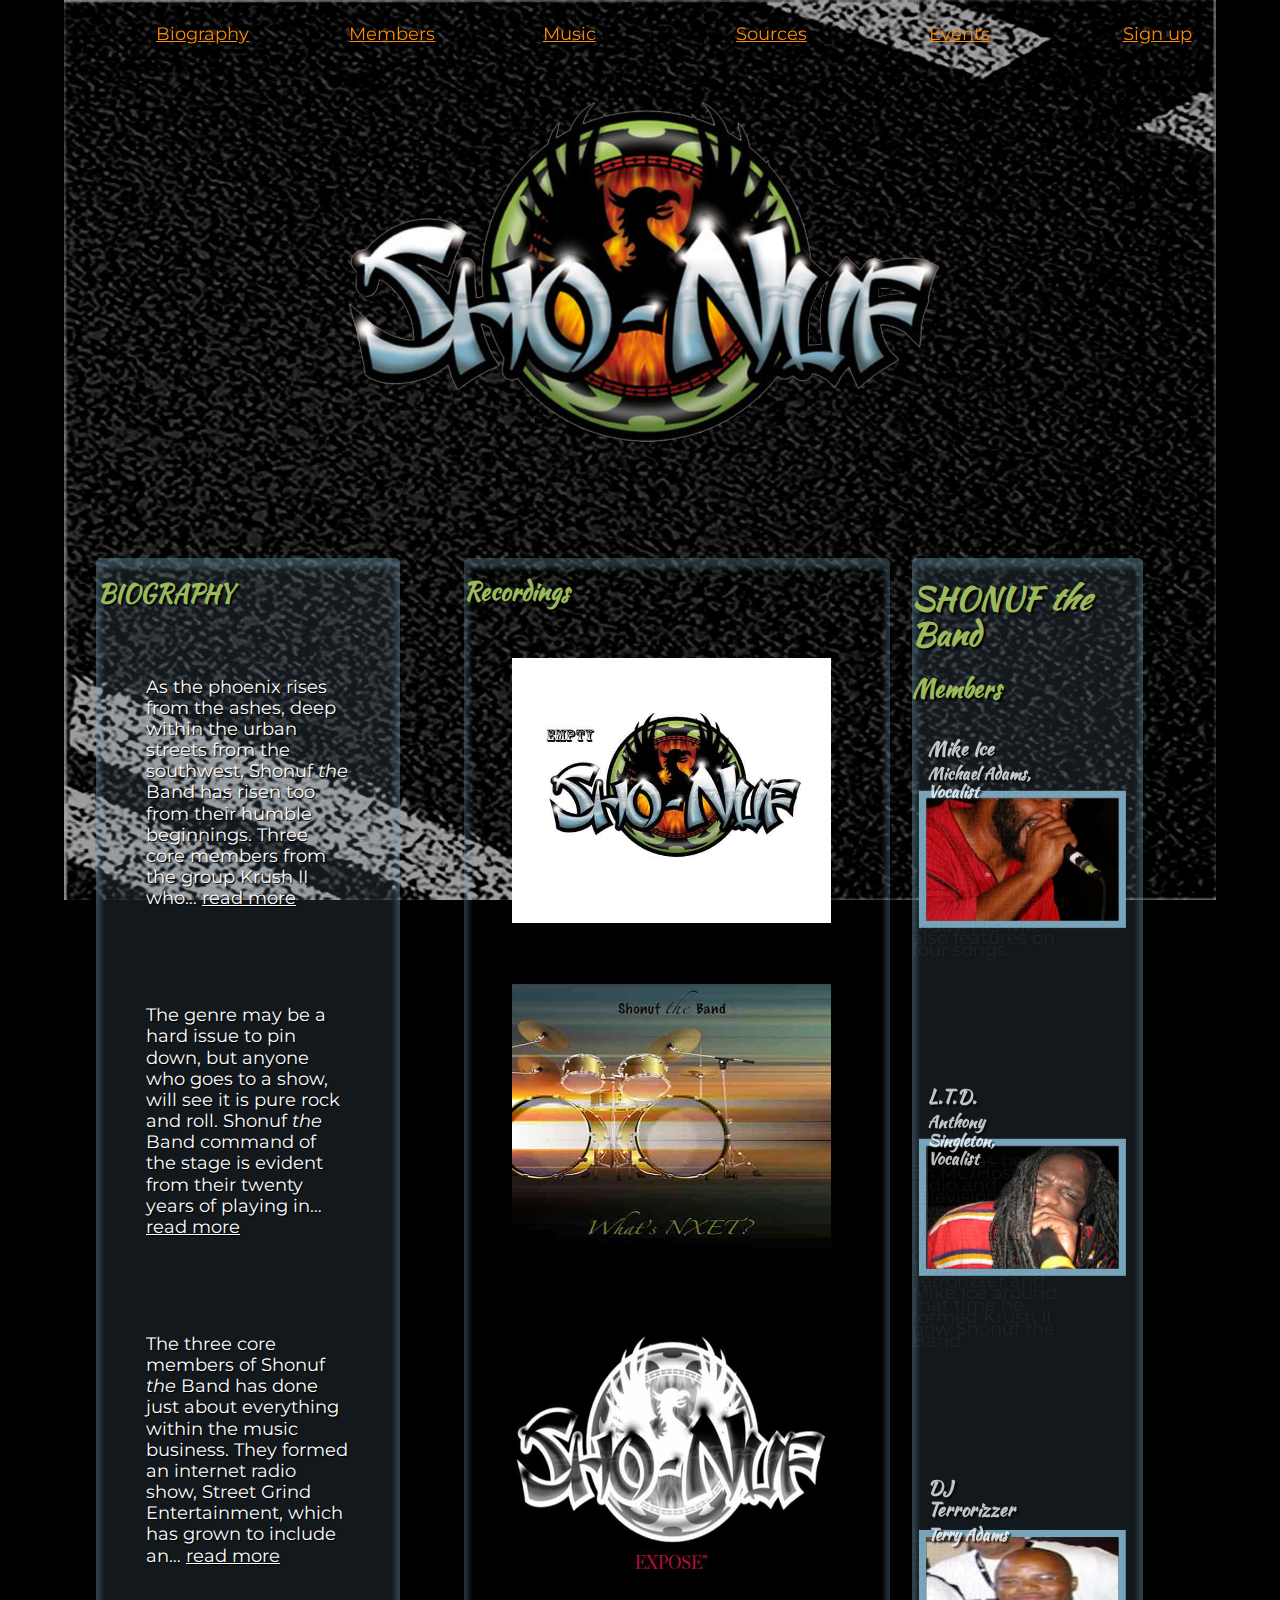
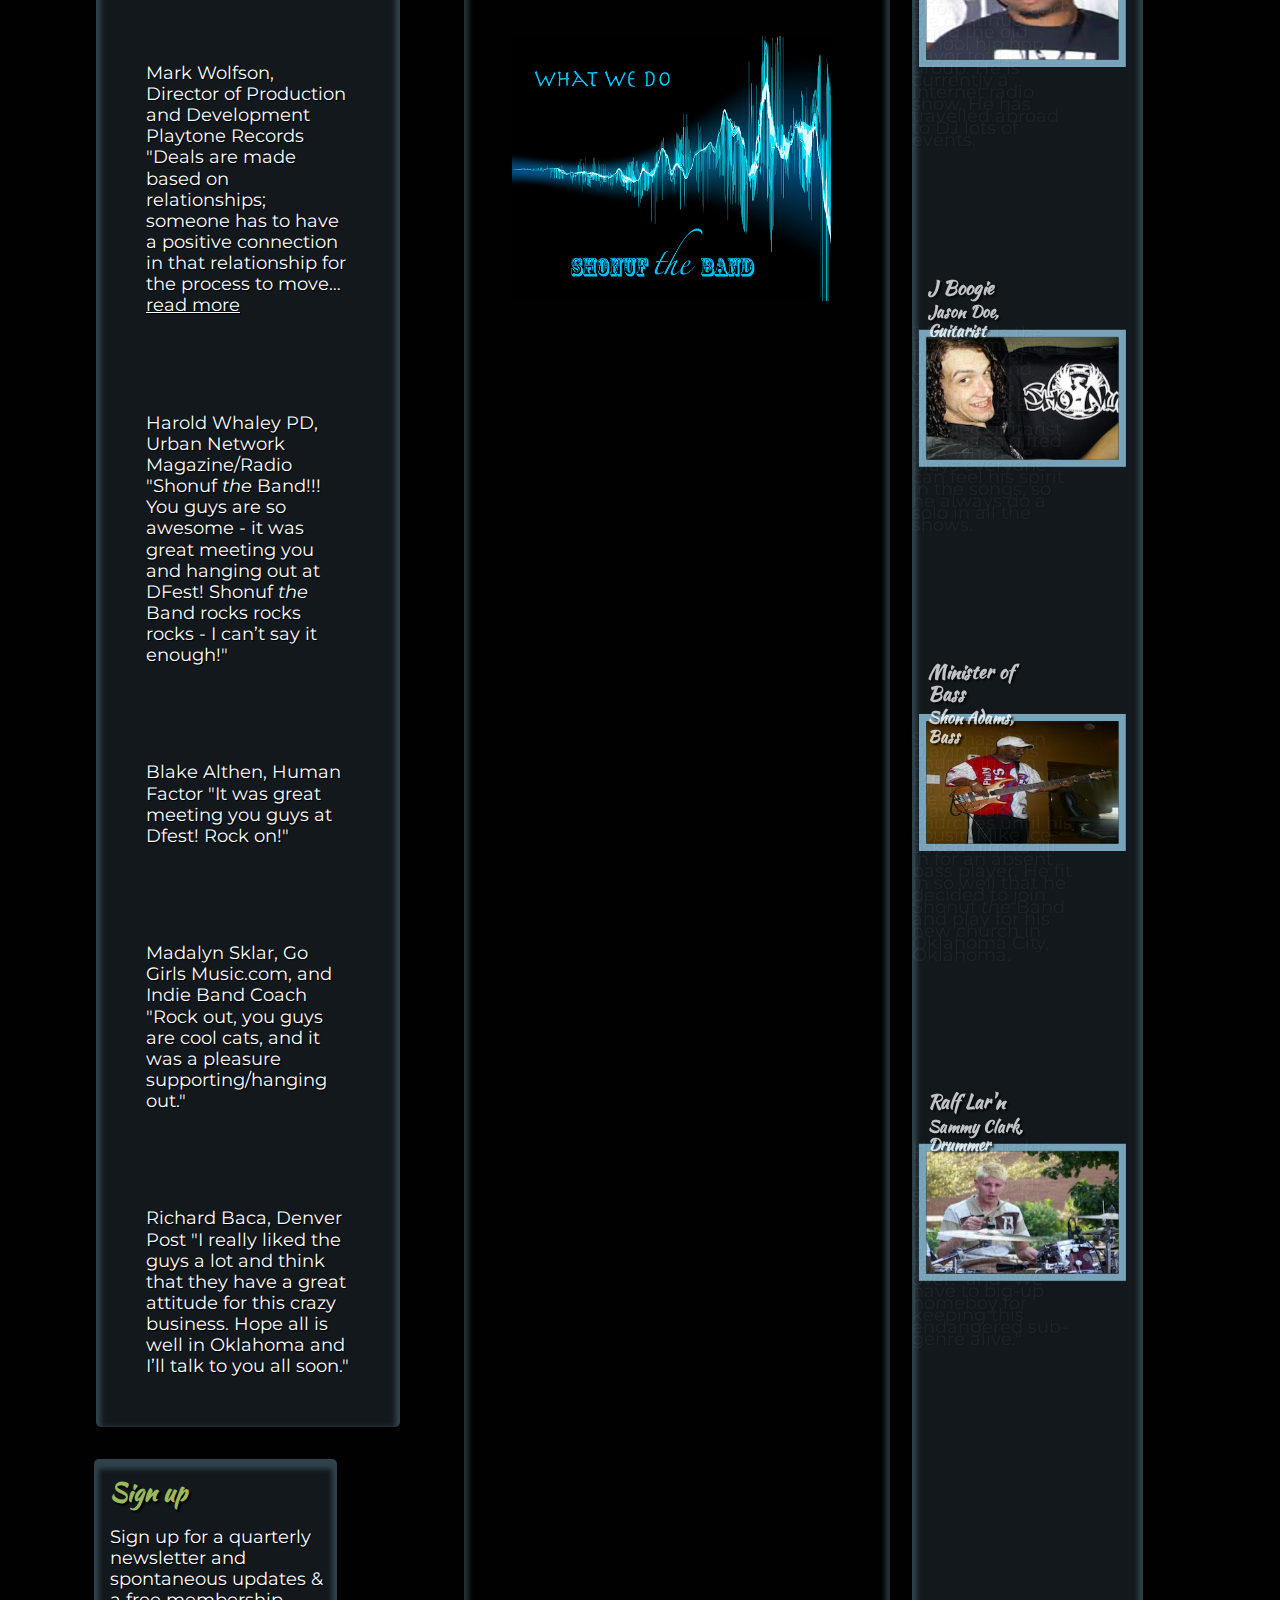
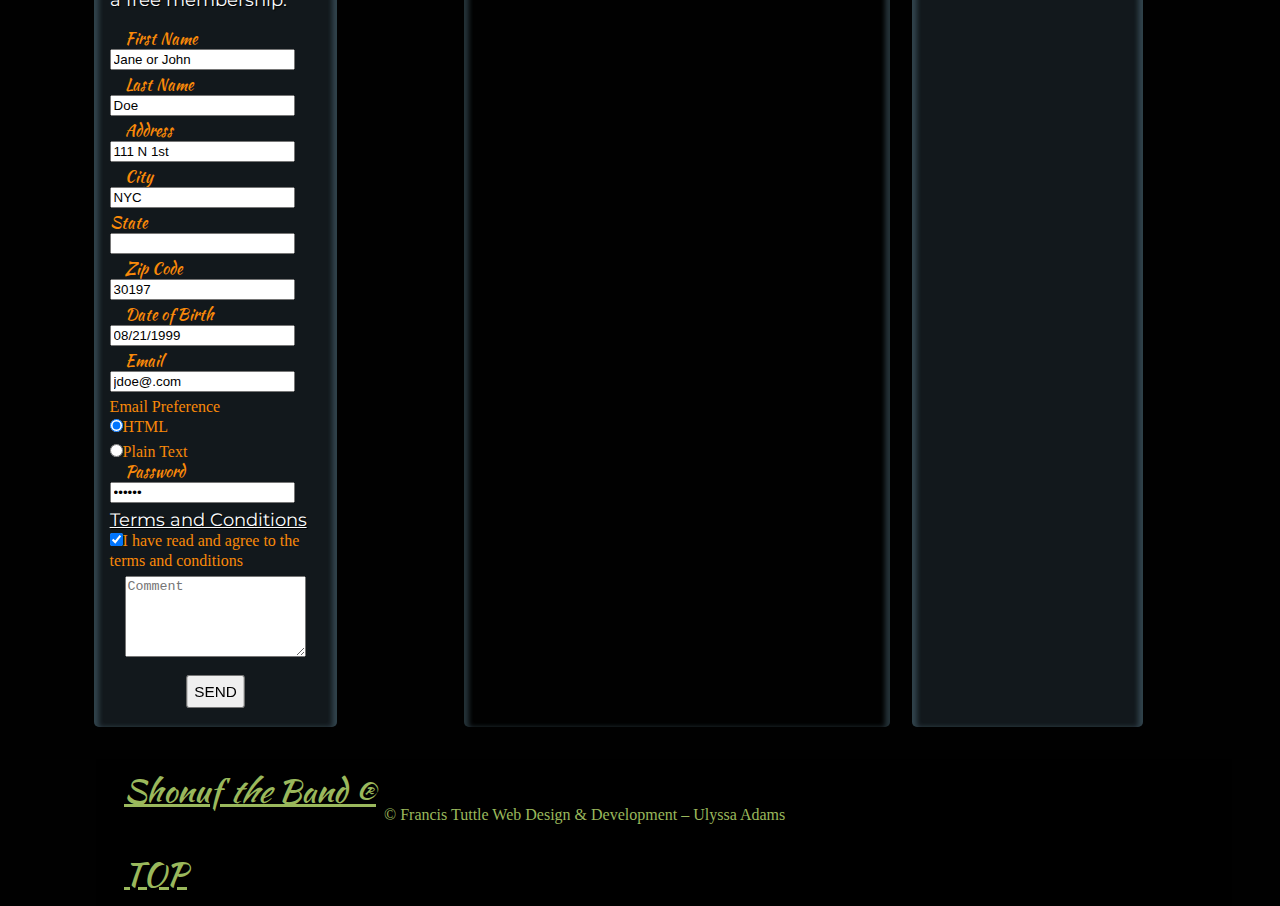
<file: index.html>
<!DOCTYPE HTML>
<html lang="en">
<head>
<meta charset="utf-8">
<title>Shonuf the Band</title>
<meta name="author" content="Ulyssa Adams, Jimmy Kenndey">
<link rel="stylesheet" type="text/css" href="css/normalize.css">
<link rel="stylesheet" type="text/css" href="css/styles.css">
<link href="https://fonts.googleapis.com/css?family=Kaushan+Script" rel="stylesheet">
<link href="https://fonts.googleapis.com/css?family=Montserrat:400,700" rel="stylesheet">
<script type="text/javascript" src="https://cdnjs.cloudflare.com/ajax/libs/jquery/2.1.3/jquery.min.js"></script>
<script type="text/javascript" src="js/expander.js"></script>
<script type="text/javascript" src="js/script.js"></script>
<script async src="https://static.addtoany.com/menu/page.js"></script>
</head>

<body>

<!--********************************************* NAV *****************************************************************-->
  <div id="btn-top" class="btn-group btn-group-justified" role="group" aria-label="...">
      <div class="btn-group" role="group">
        <ul class="nav nav-tabs nav-justified">
          <li><a class="btn btn-basic" href="#bio">Biography</a></li>
          <li><a class="btn btn-basic" href="#member">Members</a></li>
          <li><a class="btn btn-basic" href="#music">Music</a></li>
          <li><a class="btn btn-basic" href="sources.html">Sources</a></li>
          <li><a class="btn btn-basic" href="http://www.djtnyce.com/events">Events</a></li>
          <li><a class="btn btn-basic" href="#news">Sign up</a></li>
        </ul>
      </div><!-- button group -->
  </div><!-- button top -->

<!-- share -->
  <div class="a2a_kit a2a_kit_size_32 a2a_floating_style a2a_vertical_style" style="right:20px; top:100px; background: transparent;">
       <a class="a2a_button_facebook"></a>
       <a class="a2a_button_twitter"></a>
       <a class="a2a_button_google_plus"></a>
       <a class="a2a_button_pinterest"></a>
       <a class="a2a_button_linkedin"></a>
  </div><!-- Social Media -->

<!-- Featured Image -->
  <main class="clearfix container" id="main">
      <section class="biography container">
        <div class="row">
            <div class="col-lg-12 col-sm-12">
              <img class="logo" src="images/new-logo2.png" alt="shonuff">
            </div><!-- col -->
        </div><!-- row -->
      </section>
  </main>


<!--***************************************************** Biography ***********************************************-->
          <div class="row" id="bio">
            <div class="col-lg-12 col-sm-12">
                <h2>BIOGRAPHY</h2>
                <div class="item expandable expander">
                   <p>As the phoenix rises from the ashes, deep within the urban streets from the southwest, Shonuf <em>the</em> Band has risen too from their humble beginnings. Three core members from the group Krush II who quickly caught the eyes of RCA, Warner, and Immortal records, LTD, Mike Ice and DJ Terrorizzer evolved into a sound that sparks a fire of change. Shonuf <em>the</em> Band has combined the grittiness of rock, with the rawness of hip hop, their shows have crossed many ethnic boundaries. &quot;I see our band as a rock band, sure most are black, but our audiences are white, latinos, as well as black,&quot; L.T.D., said. &quot;No one cares about the color. They are there to rock and we provide the means.&quot; &quot;No matter where we have performed, either here in the United States or abroad, everyone has commented on the impact of our sound,&quot; DJ Terrorizzer says. &quot;It&#39;s something new, a mix of both old and new with a twist of our own sound, it is hard to describe.&quot;</p>

                   <p> The genre may be a hard issue to pin down, but anyone who goes to a show, will see it is pure rock and roll. Shonuf <em>the</em> Band command of the stage is evident from their twenty years of playing in front of live audiences. Concert goers actually walk away feeling energized and upbeat. &quot;It&#39;s a workout for sure,&quot; Mike Ice said. &quot;But more important we want our fans and audiences to get a show they won’t forget.&quot;</p>
               </div>
               <div class="item expandable expander" >
                  <p>The three core members of Shonuf <em>the</em> Band has done just about everything within the music business. They formed an internet radio show, Street Grind Entertainment, which has grown to include an international audience.
                  L.T.D. has hosted many big show events for Universal, RCA, Capitol and Death Row Records.He has also hosted events with Mike Epps, and a Super Bowl event. He has traveled throughout the United States, Europe, and Canada. After taking hip-hop to their maximum boundaries, these three visionaries soughtto bring about a change within the music scene. With a fresh mix of rock, reggae, and rap, they have introduced a live band. Preaching about the life from the streets that encompasses every mix of colors and creed, Shonuff <em>the</em> Band is the voice of the people. Their music is featured on many international internet radio stations, including their own sister production company, Street Grind Entertainment. No show leaves the audiences second guessing what Shonuff Nation is about, having a good time while rocking out. Gaining fans from throughout the nation with each show, Shonuf <em>the</em> Band has risen to be one of the top most diverse, new sounds ever. Shonuff Nation is more than a show; it&#39;s a living breathing experience awakening the masses What Others Are Saying About Shonuf <em>the</em> Band &quot;With heart, energy and catchy tunes Shonuf <em>the</em> Band will win you over.&quot;</p>

                  <p>Mark Wolfson, Director of Production and Development Playtone Records &quot;Deals are made based on relationships; someone has to have a positive connection in that relationship for the process to move forward. Shonuf <em>the</em> Band has the kind of appeal that will make harnessing those relationships a chinch. Shonuf <em>the</em> Band is a unique eclectic mix of vibes.&quot;</p>

                  <p>Harold Whaley PD, Urban Network Magazine/Radio &quot;Shonuf <em>the</em> Band!!! You guys are so awesome - it was great meeting you and hanging out at DFest! Shonuf <em>the</em> Band rocks rocks rocks - I can’t say it enough!&quot;</p>

                  <p>Blake Althen, Human Factor &quot;It was great meeting you guys at Dfest! Rock on!&quot;</p>
                  <p>Madalyn Sklar, Go Girls Music.com, and Indie Band Coach &quot;Rock out, you guys are cool cats, and it was a pleasure supporting/hanging out.&quot;</p>

                  <p>Richard Baca, Denver Post &quot;I really liked the guys a lot and think that they have a great attitude for this crazy business. Hope all is well in Oklahoma and I’ll talk to you all soon.&quot;</p>
                </div>
              </div>
            </div> <!-- bio --><!-- row -->

<!-- ***********************************members* -->


  <div class="row" id="members">
      <h1 id="member">SHONUF <em>the</em> Band</h1>
      <h2>Members</h2>

      <div class="col-sm-6 col-md-4">
        <a href="index.min.html" class="thumbnail">
          <img class="photo" src="images/optimized-mike.png" width="282" height="180" alt="shonuf">
        </a>
        <h3>Mike Ice</h3>
        <h4>Michael Adams, Vocalist</h4>
        <p>Mike Ice grew up in Oklahoma City with his brothers, T-Nyce and DJ Terrorizzer. After forming Krush II with family and friends, he helped evolve Shonuf <em>the</em> Band to what it is today. His wife also features on four songs.</p>
      </div><!-- col -->

      <div class="col-sm-6 col-md-4">
        <a href="index.min.html" class="thumbnail">
           <img class="photo" src="images/optimized-anthony.png" width="282" height="180" alt="shonuf">
        </a>
        <h3>L.T.D.</h3>
        <h4>Anthony Singleton, Vocalist</h4>
        <p>L.T.D. has been an MC/Host for radio and television for over twenty years. Born in Jackson, Mississippi he later moved to Oklahoma in 1974. He met DJ Terrorizzer and Mike Ice around that time he formed Krush II now Shonuf <em>the</em> Band.</p>
      </div>

      <div class="col-sm-6 col-md-4">
        <a href="index.min.html" class="thumbnail">
          <img class="photo" src="images/optimized-terry2.png" width="282" height="180" alt="shonuf">
        </a>
        <h3>DJ Terrorizzer</h3>
        <h4>Terry Adams</h4>
        <p>DJ Terrorizzer is one of three original members of Krush II that is now called Shonuf <em>the</em> Band. He continues to bring the old school hip hop flavor to the group. He is currently a internet radio show. He has travelled abroad to DJ lots of events.</p>
      </div><!-- col -->

      <div class="col-sm-6 col-md-4">
        <a href="index.min.html" class="thumbnail">
          <img class="photo" src="images/optimized-j_boogie.png" width="282" height="180" alt="shonuf">
        </a>
        <h3>J Boogie</h3>
        <h4>Jason Doe, Guitarist</h4>
        <p>J Boogie is the newest member from Denver, Colorado and youngest member of Shonuf <em>the</em> Band who&#39;s a left handed guitarist. He was so gifted that when he plays everyone can feel his spirit in the songs, so he always do a solo in all the shows.</p>
      </div><!-- col -->

      <div class="col-sm-6 col-md-4">
        <a href="index.min.html" class="thumbnail">
          <img class="photo" src="images/optimized-shawn.png" width="282" height="180" alt="shonuf">
        </a>
        <h3>Minister of Bass</h3>
        <h4>Shon Adams, Bass</h4>
        <p>Shon has been playing for his church in San Diego, California for many years. He&#39;s always played for churches until his cousin Mike Ice asked him to fill in for an absent bass player. He fit in so well that he decided to join Shonuf <em>the</em> Band and play for his new church in Oklahoma City, Oklahoma.</p>
      </div><!-- col -->

      <div class="col-sm-6 col-md-4">
        <a href="index.min.html" class="thumbnail">
          <img class="photo" src="images/optimized-ralph.png" width="282" height="180" alt="shonuf">
        </a>
        <h3>Ralf Lar&#39;n</h3>
        <h4>Sammy Clark, Drummer</h4>
        <p>He was a judge for Guitar Center Drum Off 2008. Drum Magazine says &quot;Lar&#39;n does what any good hip-hop- influenced drummer does: lays down a grid for the MC to flow over.&quot; and &quot;We have to big-up homeboy for keeping this endangered sub-genre alive.&quot;</p>
      </div><!-- col -->
    </div><!-- row -->

 <!-- Music Tracks -->
  <section class="clearfix" id="music">

        <h2>Recordings</h2>
    <div class="flip3D">
      <div class="back">
        <p>Empty</p>
        <ol start="1">
          <li>A million Things</li>
          <li>Games We Play</li>
          <li>Empty</li>
          <li>Going Off</li>
          <li>Reach</li>
        </ol>
        <p><a href="https://www.youtube.com/playlist?list=PLmp1h_hzJHCh4dOg52HjeRgrKWLSkRhsH" class="btn btn-success" role="button">Play</a></p>
      </div><!-- back -->
      <div class="front">
        <img class="rounded" src="images/optimized-logo22.jpg" alt="record1">
      </div><!-- front -->
    </div><!-- flip3D -->

    <div class="flip3D">
      <div class="back">
        <p>What's NXET?</p>
        <ol start="1">
          <li>Far too Gone</li>
          <li>Gone</li>
          <li>What's NXET</li>
          <li>Bastard</li>
          <li>I Don&#39;t Know</li>
        </ol>
        <p><a href="https://www.youtube.com/playlist?list=PLmp1h_hzJHCgUg69ZMDKQPa1ZP9zJajD9" class="btn btn-success" role="button">Play</a></p>
      </div><!-- back -->
      <div class="front">
        <img class="rounded" src="images/op-cover1111.jpg" alt="record2">
      </div><!-- front -->
    </div><!-- flip3D -->

    <div class="flip3D">
      <div class="back">
        <p>Expose&#39;</p>
        <ol start="1">
          <li>Pressure and Pain</li>
          <li>Weirdo</li> <li>Expose&#39;</li>
          <li>Relax Your Mind</li>
          <li>It&#39;s On</li>
        </ol>
        <p><a href="https://www.youtube.com/playlist?list=PLmp1h_hzJHChkY2jeY6mc5WbeKW-i38Ns" class="btn btn-success" role="button">Play</a></p>
      </div><!-- back -->
      <div class="front">
        <img class="rounded" src="images/op-bl_wt.jpg" alt="record3">
      </div><!-- front -->
    </div><!-- flip3D -->

    <div class="flip3D">
      <div class="back"><p>What We Do</p>
        <ol start="1">
          <li>Intro</li>
          <li>Ughn</li>
          <li>Blood On My Hand</li>
          <li>What We Do</li>
          <li>Load of Me</li>
          <li>Love to Hate</li>
        </ol>
        <p><a href="https://www.youtube.com/playlist?list=PLmp1h_hzJHCjKRUGBBmgIraBsWu6SLOij" class="btn btn-success" role="button">Play</a></p>
      </div><!-- back -->
      <div class="front">
        <img class="rounded" src="images/optimized-cover222.jpg" alt="record4">
      </div><!-- front -->
    </div><!-- flip3D -->
  </section><br>

        <!--   sign up page   -->
<section id="news" class="col-2">
 <div id="container">

          <h2>Sign up</h2>
          <p id="newsletter">Sign up for a quarterly newsletter and spontaneous updates &amp; a free membership.</p>

   <form id="signup" method="post" action="brothers.10133@gmail.com">
       <div class="form-group row" id="form">
           <label for="firstName" class="col-2 col-form-label"><span class="glyphicon glyphicon-asterisk"></span>First Name</label>
        <div class="col-10">
           <input id="firstName" class="form-control text-input" type="text" value="Jane or John">
        </div><!-- form-group row -->
      </div><!-- col-10 -->

        <div class="form-group row form">
           <label for="lastName" class="col-2 col-form-label"><span class="glyphicon glyphicon-asterisk"></span>Last Name</label>
        <div class="col-10">
            <input id="lastName" class="form-control text-input" type="text" value="Doe">
       </div> <!-- form-group row -->
     </div> <!-- col-10 -->

       <div class="form-group row form">
           <label for="address" class="col-2 col-form-label"><span class="glyphicon glyphicon-asterisk"></span>Address</label>
             <div class="col-10">
              <input id="address" class="form-control text-input" type="text" value="111 N 1st">
        </div><!-- form-group row -->
     </div><!-- col-10 -->

         <div class="form-group row form">
             <label for="city" class="col-2 col-form-label"><span class="glyphicon glyphicon-asterisk"></span>City</label>
              <div class="col-10">
                 <input id="city" class="form-control text-input" type="text" value="NYC">
           </div><!-- form-group row -->
         </div><!-- col-10 -->

            <div class="form-group row form">
               <label for="state" class="col-2 col-form-label"><span class="glyphglyphicon-asterisk"></span>State</label>
               <div class="col-10">
                  <input id="state" class="form-control text-input" type="text" value>
             </div><!-- form-group row -->
          </div><!-- col-10 -->

          <div class="form-group row form">
             <label for="zip" class="col-2 col-form-label"><span class="glyphicon glyphicon-asterisk"></span>Zip Code</label>
               <div class="col-10">
                   <input id="zip" class="form-control text-input" type="text" value="30197">
           </div><!-- form-group row -->
         </div><!-- col-10 -->

            <div class="form-group row">
                  <label for="date-input" class="col-2 col-form-label"><span class="glyphicon glyphicon-asterisk"></span>Date of Birth</label>
              <div class="col-10">
                   <input id="date-input" class="form-control text-input" type="text" value="08/21/1999">
            </div><!-- form-group row -->
         </div><!-- col-10 -->

            <div class="form-group row">
                 <label for="email-input" class="col-2 col-form-label"><span class="glyphicon glyphicon-asterisk"></span>Email</label>
               <div class="col-10">
                   <input class="form-control" type="email" value="jdoe@.com" id="email-input">
          </div><!-- form-group row -->
        </div><!-- col-10 -->

            <div id="radio" class="col-10">
             <div class="form-group">
                 <label>Email Preference</label>
                  <div class="radio">
                 <label for="preference1">
                    <input type="radio" name="preference" id="preference1" value="HTML" checked>HTML</label>
             </div><!-- form-group -->
         </div><!-- radio -->

               <div class="radio">
                 <label for="preference2">
                   <input type="radio" name="preference" id="preference2" value="Plain Text">Plain Text</label>
           </div><!-- radio -->
        </div><!-- col-10 -->

           <div class="form-group row">
                <label for="password-input" id="password" class="col-2 col-form-label"><span class="glyphicon glyphicon-asterisk"></span>Password</label>
                <div class="col-10">
                  <input class="form-control" id="password-input" type="password" value="poppy2">
              </div><!-- form-group row -->
           </div><!-- col-10 -->

           <div class="form-group row">
                <label for="terms"><a href="privacy.html" class="terms">Terms and Conditions</a></label>
                <div class="checkbox">
                    <label>
                  <input type="checkbox" name="terms" id="terms" value="Agree" checked>I have read and agree to the terms and conditions</label>
             </div><!-- form-group row -->
         </div><!-- checkbox -->
              <span class="glyphicon glyphicon-pencil"></span>
            <textarea class="form-control" id="comments" name="comments" placeholder="Comment" rows="5"></textarea><br>
          <div class="row">
            <div class="col-md-12 form-group">
                <button class="btn btn-basic pull-right" type="submit">SEND</button>
            </div><!-- row -->
          </div><!-- col-md-12 form-group -->
       </form>
    </div><!-- container -->
</section>

    <!--Footer-->
    <footer id="footer" class="text-center">
      <div class="navbar navbar-basic"> <span><a href="mailto:brothers.10133@gmail.com"> Shonuf <em>the</em> Band &reg;</a><br>&copy; Francis Tuttle Web Design &amp; Development &ndash; Ulyssa Adams</span>
        <div class="container-fluid">
          <div class="row">
            <div class="text-center">
              <p><a href="#btn-top" class="btn btn-basic" role="button">TOP</a></p>
            </div><!-- text-center -->
          </div> <!-- navbar navbar-basic-->
        </div><!-- container-fluid -->
      </div> <!-- Row -->
    </footer>
  </body>
</html>
<!-- End Footer -->
</file>
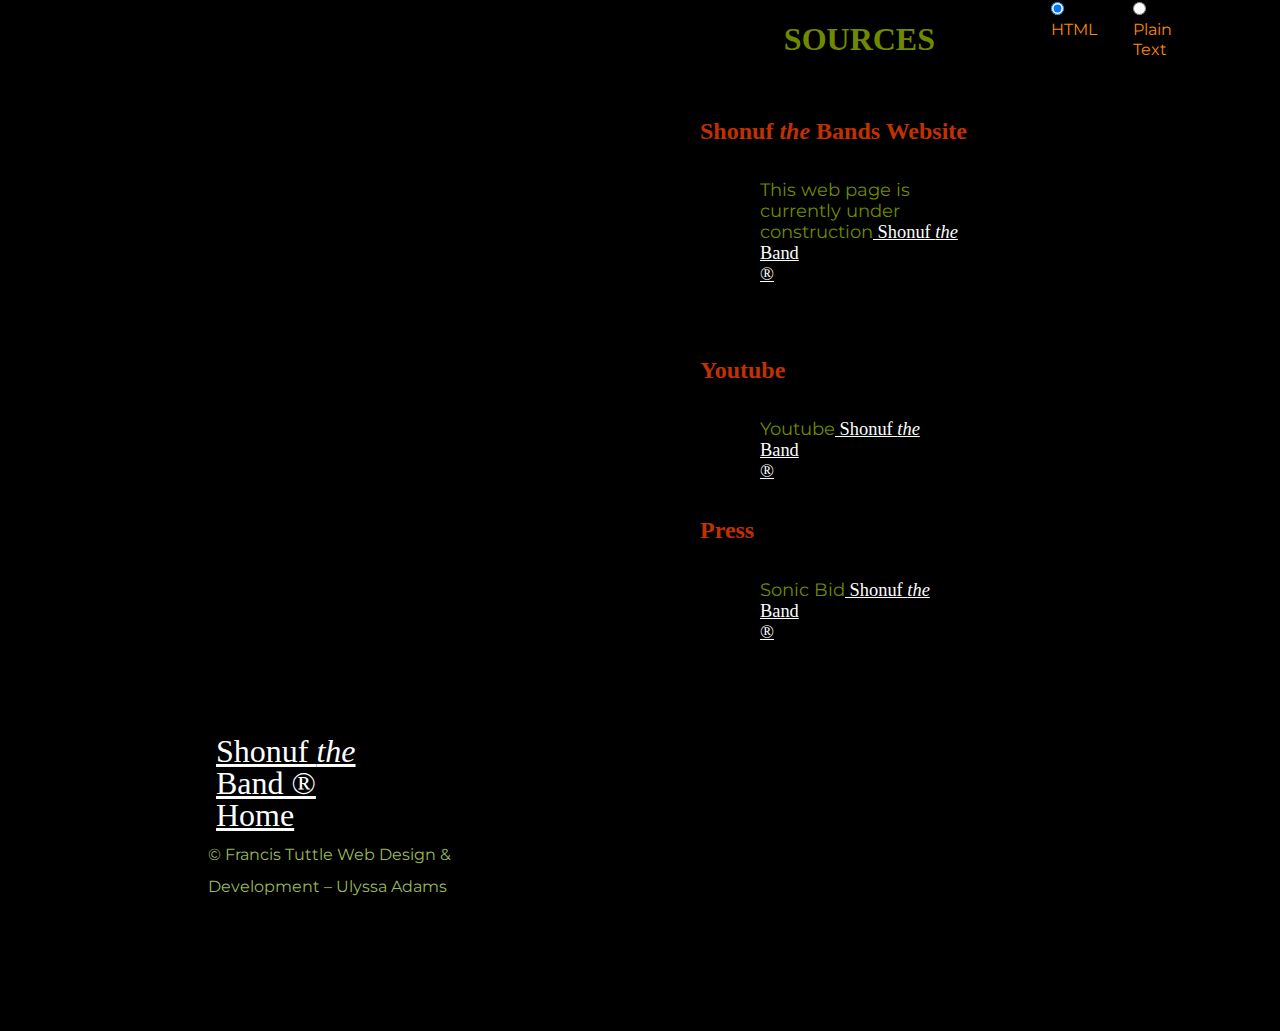
<file: sources.html>
<!DOCTYPE HTML>
<html lang="en">
<head>
<meta charset="utf-8">
<title>Sources</title>
<meta name="author" content="Ulyssa Adams">
<link rel="stylesheet" type="text/css" href="css/normalize.css">
<link rel="stylesheet" type="text/css" href="css/styles.css">
<link rel="stylesheet" type="text/css" href="css/ref.css">
<link rel="stylesheet" type="text/js" href="js/boots.js">
<script async src="https://static.addtoany.com/menu/page.js"></script>

</head>
<body>
<style>
  @import url(https://fonts.googleapis.com/css?family=Montserrat:400,700);

body { background:#000; color: #fff; font-family: 'Montserrat', sans-serif;
  font-size: 16px;  }

 h1 {
  text-align: center;
  color: #6F8A00;
 }
h2{
  text-align: left;
  color: #C13100;
}
a:hover{
  color: #6F8A00;
}
 p{
  font-size: 18px;
  padding: 15px 60px;
  color: #6F8A00;
 }
 </style>

 <div class="a2a_kit a2a_kit_size_32 a2a_floating_style a2a_vertical_style" style="left:0px; top:25px; background: transparent;">
    <a class="a2a_button_facebook"></a>
    <a class="a2a_button_twitter"></a>
    <a class="a2a_button_google_plus"></a>
    <a href="https://www.pinterest.com/michaeladamsog/" class="a2a_button_pinterest" target="https://www.pinterest.com/michaeladamsog/"></a>
    <a class="a2a_button_linkedin"></a>
</div><!-- a2a -->

<main class="container">
    <div class="row">
      <div class="col-lg-12 col-sm-12">
        <h1>SOURCES</h1><br>

        <h2 class="src">Shonuf <em>the</em> Bands Website</h2>
       <p>This web page is currently under construction<span><a href="http://shonuffnation.com/index.html"> Shonuf <em>the</em> Band &reg;</span></a></p>
       <br> 
       <h2>Youtube</h2>
       <p>Youtube<span><a href="https://www.youtube.com/watch?v=or27PHSBlFI&feature=youtu.be"> Shonuf <em>the</em> Band &reg;</span></a></p>
      <h2 class="src">Press</h2>
       <p>Sonic Bid<span><a href="https://www.sonicbids.com/band/shonuf/press/"> Shonuf <em>the</em> Band &reg;</span></a></p>
       <br>
      </div><!-- row -->
    </div><!-- col -->
</main>
      <div class="radio"> 
      <label for="preference1"> 
      <input type="radio" name="preference" id="preference1" value="HTML" checked>HTML </label> 
      </div>
      <div class="radio"> 
      <label for="preference2"> 
      <input type="radio" name="preference" id="preference2" value="Plain Text"> Plain Text </label> 
      </div>
      </div>
      <!--https://myspace.com/shonuffmusic/music/songs -->
      <!--https://www.sonicbids.com/band/shonuf/press/-->
      <!--https://mail.google.com/mail/u/0/#search/michaeladamsog%40gmail.com/15b3c1362dcef96d?projector=1-->
      <!--https://www.youtube.com/watch?v=or27PHSBlFI&feature=youtu.be-->
      <!--https://www.pinterest.com/michaeladamsog/ -->
      <!-- http://shonuffnation.com/index.html --> 
       <!--Footer================================-->
    <footer class="text-center">
    <div class="row">
      <div class="col-lg-12 col-sm-12">
        <div> <span><a href="index.min.html" target="_blank"> Shonuf <em>the</em> Band &reg; Home</a><br>&copy; Francis Tuttle Web Design &amp; Development &ndash; Ulyssa Adams</span>
       </div><!-- row -->
       </div><!-- col -->
       </div>
    </footer>
  </body>
</html>
<!-- End Footer -->
</file>
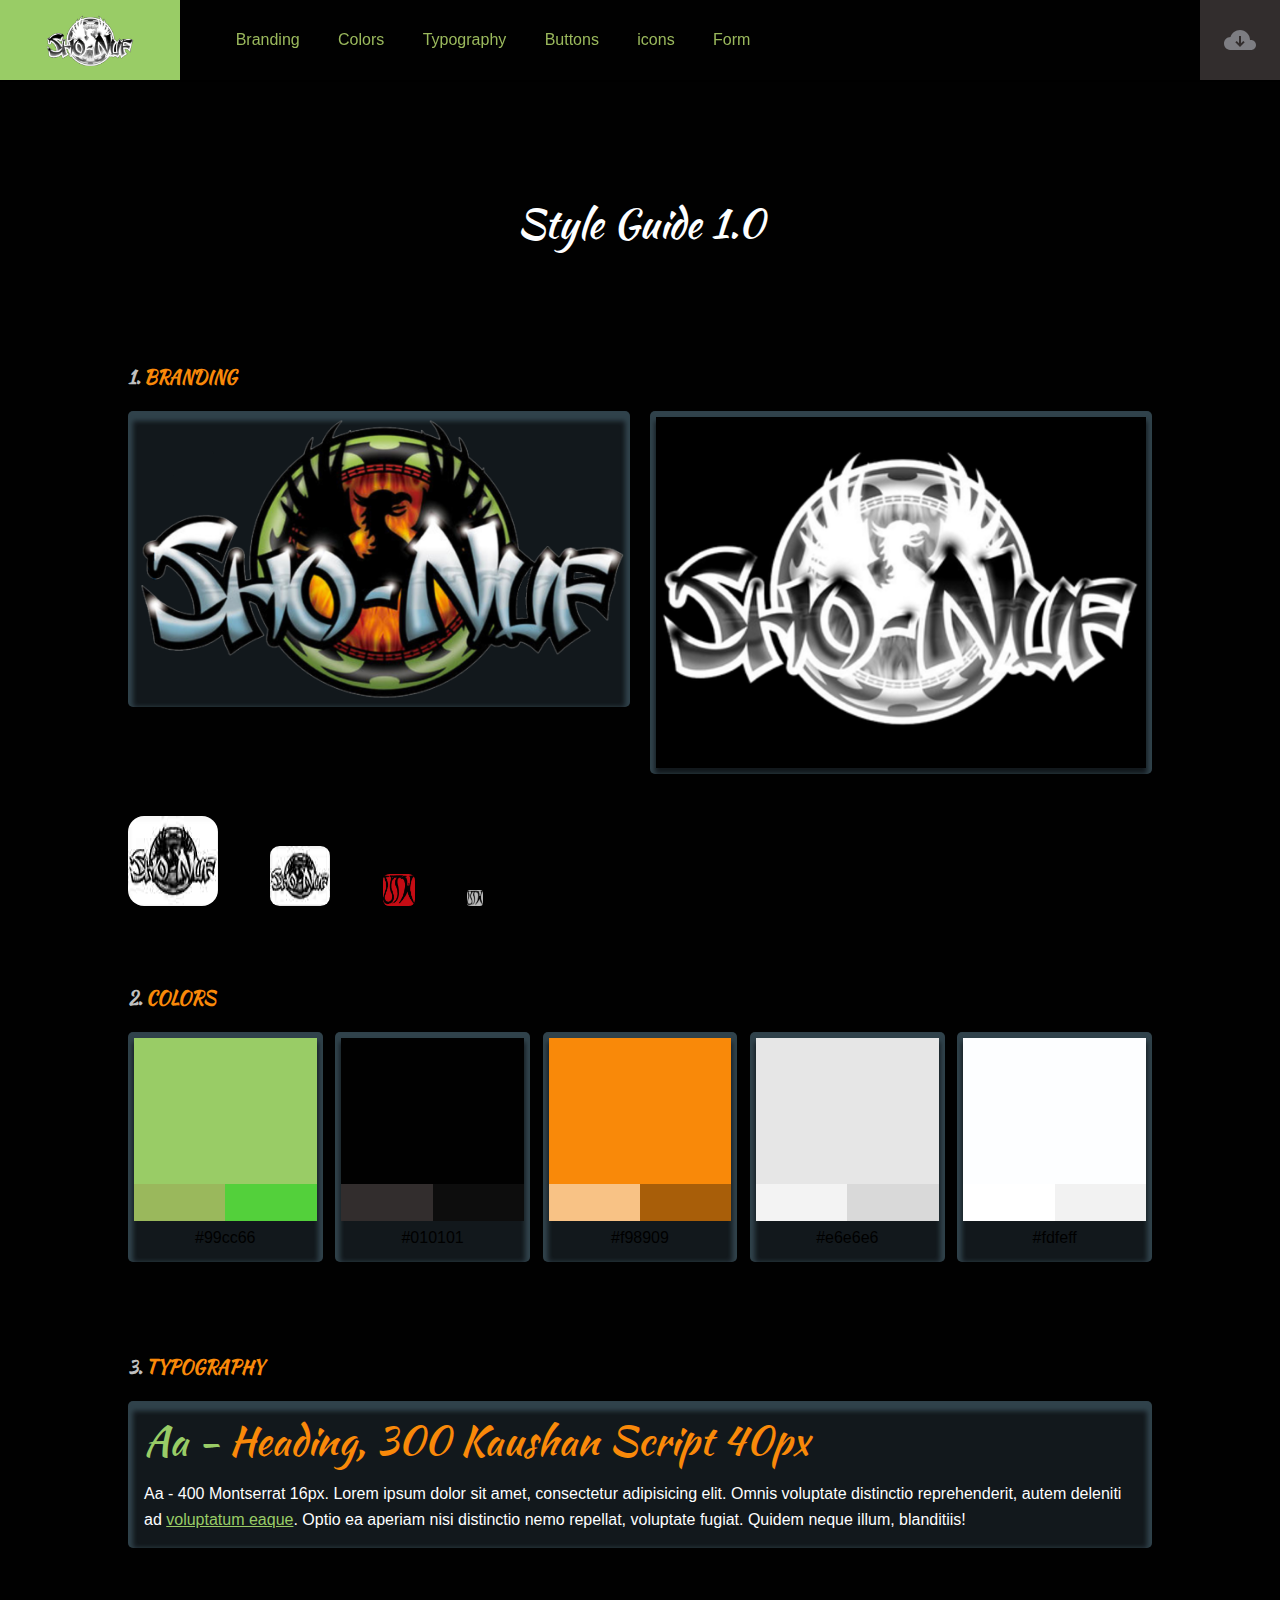
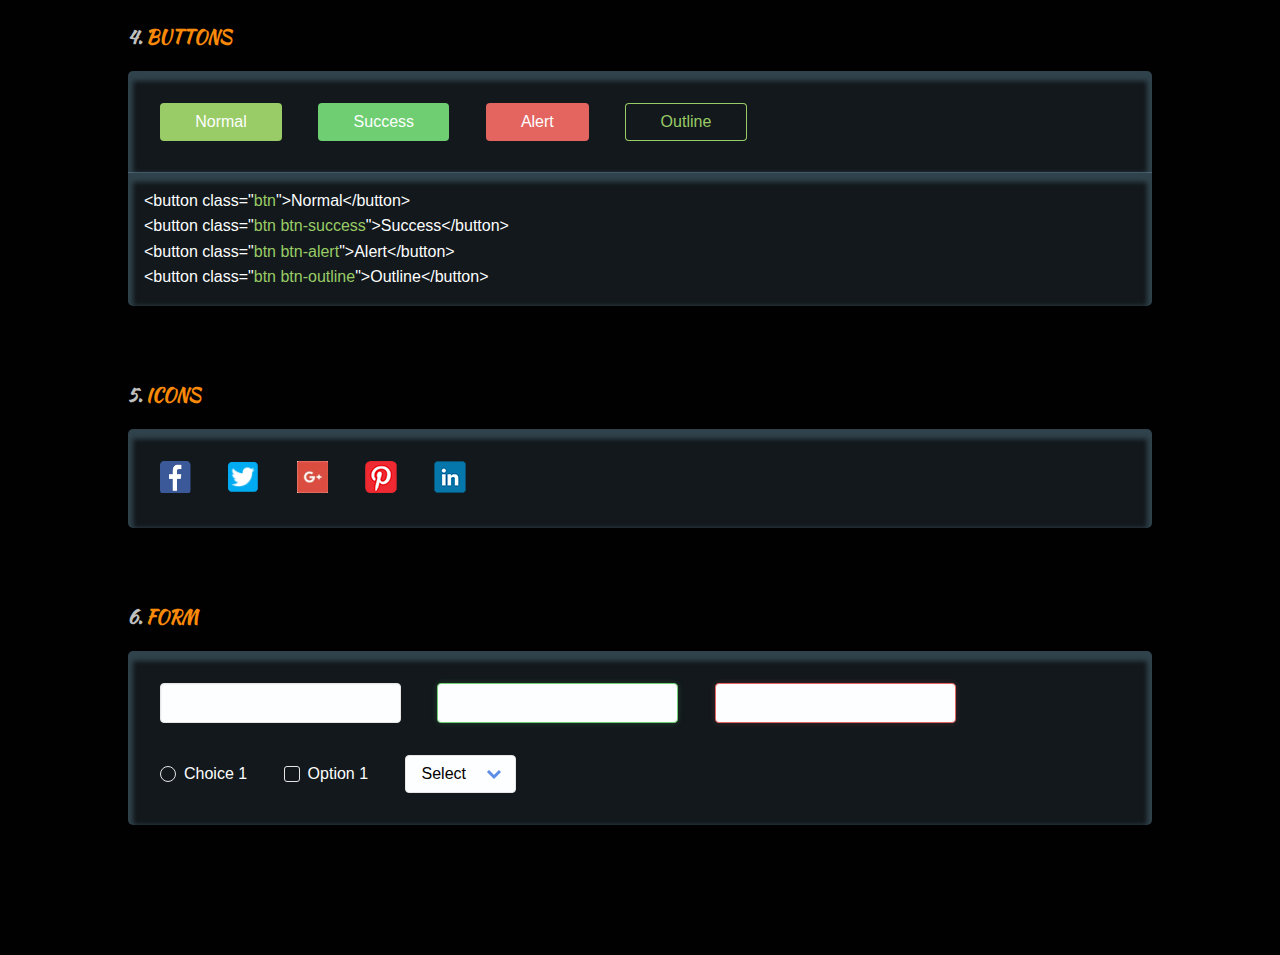
<file: style-index.html>
<!doctype html>
<html lang="en" class="no-js">
<head>
	<meta charset="UTF-8">
	<meta name="viewport" content="width=device-width, initial-scale=1">

	<link href="https://fonts.googleapis.com/css?family=Kaushan+Script" rel="stylesheet">

	<link rel="stylesheet" href="css/reset.css"> <!-- CSS reset -->
	<link rel="stylesheet" href="css/style-guide.css"> <!-- Resource style -->
	<script src="js/modernizr.js"></script> <!-- Modernizr -->
  	
	<title>Style Guide | CodyHouse</title>
</head>
<body>
	<header>
		<div class="cd-logo"><img src="assets/blkwhtlogo.svg" alt="Logo"></div>

		<nav>
			<ul class="cd-main-nav">
				<li><a href="#branding">Branding</a></li>
				<li><a href="#colors">Colors</a></li>
				<li><a href="#typography">Typography</a></li>
				<li><a href="#buttons">Buttons</a></li>
				<li><a href="#icons">icons</a></li>
				<li><a href="#form">Form</a></li>
			</ul> <!-- cd-main-nav -->
		</nav>
		
		<a href="assets/assets-download-file.zip" class="cd-download"><span>Download assets</span></a>
		<a href="#0" class="cd-nav-trigger">Menu<span></span></a>
	</header>

	<main>
		<h1>Style Guide 1.0</h1>

		<section id="branding" class="cd-branding">
			<h2>Branding</h2>

			<ul>
				<li class="cd-box"><img src="assets/branding/new-logo2.png" alt="Logo version 1"></li>
				<li class="cd-box"><img src="assets/branding/bl_wt.png" alt="Logo version 2"></li>
			</ul>

			<ul>
				<li><img src="assets/branding/bl_wt.jpg" alt="Touch Icon 1"></li>
				<li><img src="assets/branding/bl_wt2.jpg" alt="Touch Icon 2"></li>
				<li><img src="assets/branding/utwfavicon1.jpg" alt="Favicon 1"></li>
				<li><img src="assets/branding/utwfavicon2.jpg" alt="Favicon 2"></li>
			</ul> 
		</section>

		<section id="colors" class="cd-colors">
			<h2>Colors</h2>

			<ul>
				<li class="cd-box">
					<div class="cd-color-swatch"></div>
				</li>

				<li class="cd-box">
					<div class="cd-color-swatch"></div>
				</li>

				<li class="cd-box">
					<div class="cd-color-swatch"></div>
				</li>

				<li class="cd-box">
					<div class="cd-color-swatch"></div>
				</li>

				<li class="cd-box">
					<div class="cd-color-swatch"></div>
				</li>
			</ul>
		</section>

		<section id="typography" class="cd-typography">
			<h2>Typography</h2>

			<div class="cd-box">
				<h1>Heading, <span></span></h1>
				<p>Aa - <span></span>. Lorem ipsum dolor sit amet, consectetur adipisicing elit. Omnis voluptate distinctio reprehenderit, autem deleniti ad <a href="#0">voluptatum eaque</a>. Optio ea aperiam nisi distinctio nemo repellat, voluptate fugiat. Quidem neque illum, blanditiis!</p>
			</div>
		</section>

		<section id="buttons" class="cd-buttons">
			<h2>Buttons</h2>

			<div class="cd-box">
				<button class="btn">Normal</button>
				<button class="btn btn-success">Success</button>
				<button class="btn btn-alert">Alert</button>
				<button class="btn btn-outline">Outline</button>
			</div>

		</section>

		<section id="icons" class="cd-icons">
			<h2>Icons</h2>

			<ul class="cd-box">
				<li class="cd-icon-1"></li>
				<li class="cd-icon-2"></li>
				<li class="cd-icon-3"></li>
				<li class="cd-icon-4"></li>
				<li class="cd-icon-5"></li>
				<li class="cd-icon-6"></li>
				<li class="cd-icon-7"></li>
				<li class="cd-icon-8"></li>
			</ul>
		</section>

		<section id="form" class="cd-form">
			<h2>Form</h2>
			
			<div class="cd-box">
				<form>
					<fieldset>
						<input type="text">
						<input class="success" type="text">
						<input class="alert" type="text">
					</fieldset>

					<fieldset>
						<div class="cd-input-wrapper">
							<input type="radio" name="radioButton" id="radio1">
	      					<label class="radio-label" for="radio1">Choice 1</label>
      					</div>

						<div class="cd-input-wrapper">
							<input type="checkbox" id="checkbox1">
	      					<label class="checkbox-label" for="checkbox1">Option 1</label>
      					</div>

						<div class="cd-input-wrapper cd-select">
	      					<select name="select-this" id="select-this">
					          <option value="0">Select</option>
					          <option value="1">Option 1</option>
					          <option value="2">Option 2</option>
					          <option value="2">Option 3</option>
					      	</select>
				      	</div>
					</fieldset>
				</form>
			</div>
		</section>
	</main>
<script src="js/jquery-2.1.1.js"></script>
<script src="js/main.js"></script> <!-- Resource jQuery -->
</body>
</html>
</file>
<file: css/styles.css>
/*****************************base styles*********************************/
	body {
	min-height: 100%;
	margin: auto;
	border: 25px rgba(119, 164, 186, .25);
	background-image: url("../images/asphalt.jpg");
	background-size: 90% 100%;
	background-color: #010101;
	background-repeat: no-repeat;
	background-position: center;
	background-attachment: fixed;
	width: 85%;
	}

	h1, h2, h3, h4 {
		font-family: 'Kaushan Script', cursive;
		color: #9AB85C;
		text-shadow: 2px 2px 2px rgb(0, 0, 0);
	}

	.back li, p, a {
		font-family: 'Montserrat', sans-serif;
		font-size: 1.15rem;
		color: #FDFEFF;
		text-shadow: 1px 1px 1px rgb(0, 0, 0);
	}

	#bio, #members, #music,  #news {/*#btn-top,*/
		box-shadow: inset 0 5px 5px 5px rgba(119, 164, 186, .30);
		background-color: rgba(119, 164, 186, .15);
		border-radius: 5px;
	}

	/****************************************  NAV  **********************************/

	#btn-top{
		background-image: url("../images/stoopshot.jpg");
		background-repeat: no-repeat;
		background-position: right;
		background-size: 45%;
	}

	.nav-tabs li{
		list-style: none;
		margin-left: 3rem;
	}

	.nav-tabs a{
		line-height: 2;
		margin-bottom: 1rem;
		font-size: 1.15rem;
		color: #F98909;
		text-shadow: 2px 2px 2px rgb(0, 0, 0);
	}

	.navbar a {
		padding-left: 15px;
		font-family: 'Kaushan Script', cursive;
		color: #9AB85C;
	}

/**********************************logo *******************************/

.logo {
		max-width: 600px;
		display: block;
		margin: 3rem auto;
		padding-bottom: 2rem;
	}

	.biography {
		margin: 0 auto;
	}
	.col-lg-12 {
		min-width: 300px;
	}

	#bio {
		max-width: 65%;
		margin: 0 auto;
		padding: 10px;
	}

	#bio p {
		max-width: 65%;

	}

	.logo:before {
		display: none;
		box-sizing: border-box;
	}

/*******************************bio***********************************/

#bio {
		max-width: 85%;
		margin: 0 auto 4rem;
		padding: 10px;
	}

	#bio p {
		margin: auto;
		max-width: 85%;
		padding: 3rem;
		/*box-shadow: inset 0px 10px 10px 10px #000000;
		background-color: #322d2d;*/
	}

	.morecontent span {
    	display: none;
	}

	.morelink {
    	display: block;
	}



/********************************albums*********************************/

#music {
		/*min-width: -webkit-fill-available;*/
		width: 53%;
		margin-left: 2rem;
		background: transparent;
		float: left;
	}

	.flip3D {
		margin-left: 2rem;
		display: grid;
		grid-template-columns: 2fr;
		min-width: 75%;
	}


	.front {
		margin-left: 1rem;
		max-width: 90%;
		margin-top: 2rem;
		margin-bottom: 1.5rem;
		position: relative;
		transition: z-index, opacity 1.5s ease-out;
	}

	.back {
	    opacity: 0;
	    width: 31%;
	    max-width: 90%;
	    height: 50%;
	   /* margin-top: 1rem;*/
	    margin-bottom: 1.5rem;
		margin-left: 1rem;
		overflow: hidden;
		position: absolute;
		background-color: black;
		background-image: url("../images/asphalt.jpg");
		background-position: center;
		background-repeat: no-repeat;
		border: 30px solid rgba(119, 164, 186, .25);
		transition: z-index, opacity 1.5s ease-in;
	}

	.rounded, .back {
		max-width: 90%;
	}


	.back ol{
		padding-bottom: 2em;
		line-height: 1.5;
		width: 90%;
	}

	.back li{
		font-size: 1em;
	}

	.btn-success {
		background-image: url("../images/play.png");
		background-repeat: no-repeat;
		margin: 10px;
		padding: 40px 40px;
		color: red;
		font-size: .001rem;
		z-index: 200;
	}

	.rounded:hover {
		opacity: .75;
	}

	.front:hover {
		opacity: .25;
		z-index: -100;

	}

	.back:hover {
		opacity: 1;
		overflow: hidden;
		z-index: 100;
	}


/*******************************member asisde*************************/

#members {
		float: left;
		max-width: 30%;
	}

	.col-md-4 {
		padding: 0 2rem 3rem 0;
		margin: 0 5rem 3rem 0;
		max-width: 90%
	}

	.col-sm-6 h3, .col-sm-6 h4{
		margin-bottom: -2rem;
		color: #FDFEFF;
	}

	.col-sm-6 p{
		line-height: .75rem;
		opacity: .05;
		width: 10rem;
		transition: opacity, line-height, transform 1.5s ease-in;
	}

	.col-sm-6 h3, .col-sm-6 h4{
		opacity: .75;
		padding: 1rem 0 0 1rem;
		text-shadow: 2px 2px 2px rgb(0, 0, 0)
	}

	.photo {
		transform-origin: 10% 150%;
		background: black;
		position: absolute;
		border: 10px solid rgba(119, 164, 186, 1);
		transform: scale(.75);
		width: 20%;
		height: auto;
		transition: opacity, line-height, transform 1.5s ease-in;
	}

	.photo:hover {
		opacity: 0;
	}

	.col-sm-6 p:hover{
		line-height: 1.15rem;
		transform: scale(1.15);
		opacity: 1;
		border: 7px solid rgba(119, 164, 186, 1);
		background-color: rgba(0,0,0,.75);
		background-position: center;
		background-repeat: no-repeat;
		color: #F98909;
	}


/************************************** sign up ***********************************************/

	#news {
		float: right;
		max-width: 20%;
	}

	#container{
		padding-left: 1rem;
	}

	#newsletter {
		max-width: 250px;
	}

	.col-2 {
		margin: auto;
	}

	.col-form-label {
		font-family: 'Kaushan Script', cursive;
		color: #F98909;
	}

	#comments {
		margin: auto;
	}

	.radio, .form-group {
	 	color: #F98909;
	 	line-height: 1.25;
	}

	.form-group {
		padding-bottom: 5px;
	}

	.glyphicon {
		padding-left: 15px;
	}

	.pull-right {
		transform: scale(1.15);
		padding: 5px;
		margin: 1rem 0 1rem 5rem;
	}


/*************************footer *************************************/


#footer {
	left: 0;
	width: 100%;
	z-index: -100;
	bottom: 0;
	max-height: 160px;
}

.navbar-basic {
	left: 0;
	width: 100%;
	background-color: black;
}

.navbar a, .text-center a, .navbar-basic{
	float: left;
	padding: 3px;
	margin: 5px;
}

.text-center {/*
		float: left;*/
		left: 0;
		width: 100%;
		line-height: 2rem;
		padding-right: 3rem;
		background: black;
		color: #9AB85C;
		content: "For Educational Purposes only"
	}

	.navbar a {
		padding-left: 15px;
		font-family: 'Kaushan Script', cursive;
		color: #9AB85C;
	}

	.text-center a{
		font-size: 2rem;
	}


/************************************** GRID SETUP!!!! ***********************************************/
/****************************************************************************************************/
@supports (display: grid){

	body {
	display: grid;
	grid-template-columns: repeat(4, 2fr);
	grid-template-areas: "header header header header"
	   "main main main main"
	   "bio nav nav sidebar"
	   "bio nav nav sidebar"
	   "news nav nav sidebar"
	   "footer footer footer footer";
	   grid-gap: 2rem;
	}


	#btn-top {
	    grid-area: header;
	    background-image: none;
	}

	#main {
		grid-area: main;
	}

	#bio {
		grid-area: bio;
	}

	#music {
		grid-area: nav;
	}

	#members {
		grid-area: sidebar;
	}

	#news {
		grid-area: news;
	}

	#footer {
		grid-area: footer;
	}

	/************************************** navigation ***********************************************/

	.btn-group-justified {
		position: fixed;
		left: 3.25rem;
		max-height: 100px;
		width: 90%;
		max-width: 1400px;
		margin-left: 1rem;
	}

	.nav-tabs{
		display: grid;
		grid-template-columns: repeat(6, 3fr);
		grid-gap: 3rem;
		list-style: none;
	}

	/************************************** header/bio ***********************************************/

	.logo {
		max-width: 600px;
		display: block;
		margin: 3rem auto;
		padding-bottom: 2rem;
	}

	.biography {
		margin: 0 auto;
	}
	.col-lg-12 {
		min-width: 300px;
	}

	#bio {
		max-width: 100%;
		margin: 0 auto;
		padding: 2px;
	}

	#bio p {
		max-width: 90%;
		background-color: unset;
		box-shadow: none;
	}

	.logo:before {
		display: none;
		box-sizing: border-box;
	}


	/************************************** album main ***********************************************/

	#music{
		width: 95%;
	}

	.back{
	 	width: 22%;
	    max-width: 90%;
	    height: 40%;
	    margin-top: 1.5rem;
	    margin-bottom: 1.5rem;
		margin-left: 1rem;
		}

	.btn-success {
		padding: 50px 50px;
	}


	/************************************** member aside ***********************************************/

	#members{
		max-width: 85%;
	}

	.col-sm-6 h3 {
		transform-origin: 140% 50%;
	}


	/************************************SIGN UP***************************************/

#news {
		max-width: 80%;
		margin-left: -.15rem;
	}

}



/************************************** media queries ***********************************************/
/********************************************************************************/

@media only screen and (max-width: 1000px) {
	body {
		background-image: url("../images/steel.jpg");
		background-repeat: repeat-y;
		grid-template-columns: repeat(2, 2fr);
		grid-template-areas: "header header"
						   "main main"
						   "nav nav"
						   "nav nav"
						   "bio sidebar"
						   "bio sidebar"
						   "news sidebar"
						   "footer footer";
	}

		.btn-group-justified{
			overflow: hidden;
			padding-left: 0;
			transform: scale(.85);
		}

		.btn-group li{
			padding-right: 2rem;
		}


/******************************albums**************/
		#music {
			margin: auto;
			margin-bottom: 2rem;
			/*margin-left: 5rem;*/
			border: none;
		}

		.front {
			margin-bottom: 22rem;
		}

		.back{
			/*width: 100%;*/
			margin-top: 3rem;
			height: 35%;
			transform: translatey(183px);
			border: 10px solid rgba(119, 164, 186, .25);
			opacity: 1;
			z-index: -1000;
		}

		@supports (display: grid){
			.front{
				margin-bottom: 30rem;

			}

			.back{
				width: 59%;
				transform: translateY(485px);
			}
			.back p{
				width: 500px;
			}
			.back li{
				text-decoration: underline;
			}

		}

/******************************band**************/




		.col-md-4 {
			margin-bottom: 11.5rem;
		}

		.thumbnail{
			transform: translate(-10rem, 2rem);
			opacity: 1;
		}


		.thumbnail:hover {
			opacity: 1;
			transform: scale(1.5);
		}


		#members h2{
			margin-bottom: 8rem;
			margin-left: 1.5rem;
		}

		.col-md-4 h3, .col-md-4 h4{
			line-height: .75;
			font-size: 1.5rem;
			color: #F98909;
		}

		.col-md-4 h3{
			transform: translate(0, 8rem);
			width: 12rem;
		}

		.col-md-4 h4{
			transform: translate(0, -7.0rem);
			width: 18rem;
		}

		.col-sm-6 p{
			width: 12rem;
		}

		#members p {
			font-size: .75rem;
			line-height: 1.0rem;
			transform: scale(1.25);
			opacity: 1;
			transform-origin: -30% -350%;
		}

		/*#members:nth-of-child(2) p{
			margin-top: 13rem;
		}*/

		.col-sm-6 img {
			transform: scale(1.15);
			margin-left: 2rem;
		}

/******************************sign up********/
	#news{
		width: 200px;
		background: none;
		box-shadow: none;
	}

	#container{
		width: 100px;
	}
	.col-2{
		margin-right: 10rem;
	}



/*******************************************small screen size*****************************/


@media only screen and (max-width: 700px) {

	#bio, #members, #music, #news {
		box-shadow: none;
	}

	.a2a_kit {
		visibility: hidden;
		display: none;
	}

	.col-lg-12 {

		max-width: 350px;
	}

	.btn-group-justified {
		width: 93%;
		margin-left: 0;
		max-height: 250px;
		position: static;
	}

	.nav-tabs{
		grid-gap: .5rem;
		margin-left: -2rem;
		background-color: #77a4ba;
	}

	.nav-tabs li {
		margin: 0 .5rem .5rem -.5rem;
	}

	.nav-tabs a{
		font-size: 1.25rem;
		padding: 0;
		margin: 0 1rem 0 .2em;
	}

	.logo {
		transform: scale(.75);
		padding: 0;
		width: 100%;
		margin: auto;
		/*display: none;*/
	}

/************************************bio********************/

#bio {
	max-width: 550px;
	margin: auto;
}

/*************************************albums***************************/

	#music {
		box-shadow: 0 0 0 0 black;
		/*margin-top: 20%;*/
		max-width: 300px;
	/*	height: auto;*/
	}

	.flip3D{
		margin: auto;
		max-height: 500px;
	}

	#bio, #music{
		margin-bottom: 2rem;
	}

	.rounded {
		opacity: 1;
		background-image: none;
	}

	.front{
		transform: translateX(-4rem);
		min-width: 400px;
	}


	.back {
		transform: translate(-2rem, 10rem);
		opacity: 1;
		width: 225px;
		margin: 0;
		padding: 0;
		border: none;
		background-image: none;
	}

	.back ol{
	padding-bottom: .5em;
	line-height: 1.15;
	width: 100%;
	}

	.btn-success {
		padding-top: 1.25fr;
	}


	/*************************band****************************/

	.photo {
		width: 225px;
		opacity: 1;
	}

	#members {
		float: none;
		background: transparent;
		margin-left: 2.25rem;
	}

	.col-sm-6 h3{
		padding-left: 1rem;
	}

	.col-md-4 h3 {
		transform: translatey(9rem);
	}

	#members p {
		width: 200px;
	}

	#members h3, #members h4 {
		text-shadow: 1px 1px black;
		line-height: 1rem;
		opacity: 1;
		width: 300px;
		transition: none;
	}

	#members h4{
		margin-bottom: 1rem;
	}

	#footer {
		max-width: 400px;
	}

	.navbar-basic br{
		display: block;
	}

	@supports (display: grid){

		body {
		max-width: 400px;
		margin-left: 0;
		background-image: none;
		background-color: black;
		grid-template-columns: repeat(1, 2fr);
		grid-template-areas: "header"
						   "main"
						   "nav"
						   "nav"
						   "bio"
						   "bio"
						   "sidebar"
						   "sidebar"
						   "sidebar"
						   "news"
						   "footer";
	}

		.nav-tabs {
			display: grid;
			grid-template-columns: repeat(3, 1fr);
			grid-template-rows: repeat(2, 1fr);
		}

		.back{
			transform: translate(-2rem, 14rem);
		}
	}
</file>
<file: css/ref.css>
.col-lg-12{
  margin-left: 7rem;
}

.col-lg-12 a{
  font-family: 'Kaushan Script', cursive;
  padding-right: 10rem;
}
</file>
<file: css/style-guide.css>
/* -------------------------------- 

xBackground 

-------------------------------- */
body {
  /* this is the page background */
  background-color: #010101;
}

/* -------------------------------- 

xPatterns

-------------------------------- */
.cd-box {
  /* this is the container of various design elements - i.e. the 2 logo of the branding section */
  /*border: 1px solid #99cc66;*/
  background: #010101;
  padding: 6px;
  box-shadow: inset 0 5px 5px 5px rgba(119, 164, 186, .30);
  background-color: rgba(119, 164, 186, .15);
  border-radius: 5px;
}

/* -------------------------------- 

xNavigation 

-------------------------------- */
header {
  background-color: #010101;
}

.cd-logo {
  /* logo box style */
  background-color: #99cc66;
  width: 120px;
}
@media only screen and (min-width: 1024px) {
  .cd-logo {
    width: 180px;
  }
}

.cd-main-nav {
  /* main navigation background color - full screen on small devices */
  background: #322d2d;
}
.cd-main-nav li a {
  color: #FDFEFF;
  border-color: rgba(119, 164, 186, .25);
}
@media only screen and (min-width: 1024px) {
  .cd-main-nav li a {
    color: #9AB85c;
  }
  .cd-main-nav li a.selected {
    color: #FDFEFF;
    box-shadow: 0 2px 0 #99cc66;
  }
  .no-touch .cd-main-nav li a:hover {
    color: #FDFEFF;
  }
}

.cd-nav-trigger span {
  /* hamburger menu */
  background-color: #FDFEFF;
}
.cd-nav-trigger span::before, .cd-nav-trigger span::after {
  /* upper and lower lines */
  background-color: #FDFEFF;
}

.nav-is-visible .cd-nav-trigger span {
  /* hide line in the center on mobile when nav is visible */
  background-color: rgba(119, 164, 186, .15);
}
.nav-is-visible .cd-nav-trigger span::before, .nav-is-visible .cd-nav-trigger span::after {
  /* preserve visibility of upper and lower lines - close icon */
  background-color: white;
}

.cd-download {
  /* download button top-right visible on big devices */
  background-color: #322d2d;
}
.no-touch .cd-download:hover {
  background-color: #3f3f41;
}
.cd-download span {
  /* tooltip */
  background: #99cc66;
  color: #FDFEFF;
}
.cd-download span::before {
  /* right arrow color */
  border-color: #99cc66;
}

/* -------------------------------- 

xPage title 

-------------------------------- */
main > h1 {
  color: #FDFEFF;
}
@media only screen and (min-width: 1600px) {
  main > h1 {
    /* title goes into the header on big devices */
    color: #FDFEFF;
  }
}

/* -------------------------------- 

xTypography 

-------------------------------- */
h1, h2 {
  font-family:  'Kaushan Script', cursive;
  color: #F98909;
}

h1 {
  font-size: 2.4rem;
  font-weight: 300;
  line-height: 1.2;
  margin: 0 0 .4em;
}
@media only screen and (min-width: 768px) {
  h1 {
    font-size: 3.2rem;
  }
}
@media only screen and (min-width: 1024px) {
  h1 {
    font-size: 4rem;
  }
}

h2 {
  font-weight: bold;
  text-transform: uppercase;
  margin: 1em 0;
}
@media only screen and (min-width: 768px) {
  h2 {
    font-size: 1.8rem;
    margin: 1em 0 1.4em;
  }
}

section > h2::before {
  /* number before each section title */
  color: silver;
}

p {
  font-size: 1.4rem;
  line-height: 1.4;
  color: #FDFEFF;
}
p a {
  color: #99cc66;
  text-decoration: underline;
}
@media only screen and (min-width: 768px) {
  p {
    font-size: 1.6rem;
    line-height: 1.6;
  }
}

/* -------------------------------- 

xButtons 

-------------------------------- */
.btn {
  border: none;
  box-shadow: none;
  border-radius: .25em;
  font-size: 1.4rem;
  font-family: 'Montserrat', sans-serif;
  color: #FDFEFF;
  padding: .6em 2.2em;
  cursor: pointer;
  background: #99cc66;
}
.btn:focus {
  outline: none;
}
.no-touch .btn:hover {
  background: #759de8;
}
.btn.btn-success {
  background: #6fce72;
}
.no-touch .btn.btn-success:hover {
  background: #82d485;
}
.btn.btn-alert {
  background: #e4655f;
}
.no-touch .btn.btn-alert:hover {
  background: #e87a75;
}
.btn.btn-outline {
  color: #99cc66;
  background: transparent;
  box-shadow: inset 0 0 0 1px #99cc66;
}
.no-touch .btn.btn-outline:hover {
  color: #FDFEFF;
  background: #99cc66;
}
@media only screen and (min-width: 768px) {
  .btn {
    font-size: 1.6rem;
  }
}

.cd-buttons .cd-box:nth-of-type(2) span {
  /* CSS class name color */
  color: #99cc66;
}

/* -------------------------------- 

xIcons 

-------------------------------- */
.cd-icons li {
  /* icons size */
  width: 32px;
  height: 32px;
}

/* -------------------------------- 

xForm 

-------------------------------- */
input[type=text], select {
  border: 1px solid #e6e6e6;
  border-radius: .25em;
  background: #FDFEFF;
}
input[type=text]:focus, select:focus {
  outline: none;
}

input[type=text] {
  padding: .6em 1em;
  box-shadow: inset 1px 1px rgba(0, 0, 0, 0.03);
}
input[type=text].success {
  border-color: #6fce72;
  box-shadow: 0 0 6px rgba(111, 206, 114, 0.2);
}
input[type=text].alert {
  border-color: #e4655f;
  box-shadow: 0 0 6px rgba(228, 101, 95, 0.2);
}
input[type=text]:focus {
  border-color: #99cc66;
  box-shadow: 0 0 6px rgba(95, 142, 228, 0.2);
}

input[type=radio],
input[type=checkbox] {
  position: absolute;
  left: 0;
  top: 0;
  margin: 0;
  padding: 0;
  opacity: 0;
}

.radio-label,
.checkbox-label {
  padding-left: 24px;
  color: #FDFEFF;
  -webkit-user-select: none;
  -moz-user-select: none;
  -ms-user-select: none;
  user-select: none;
}
.radio-label::before, .radio-label::after,
.checkbox-label::before,
.checkbox-label::after {
  /* custom radio and check boxes */
  content: '';
  display: block;
  width: 16px;
  height: 16px;
  position: absolute;
  top: 50%;
  -webkit-transform: translateY(-50%);
  -moz-transform: translateY(-50%);
  -ms-transform: translateY(-50%);
  -o-transform: translateY(-50%);
  transform: translateY(-50%);
}
.radio-label::before,
.checkbox-label::before {
  left: 0;
  border: 1px solid #e6e6e6;
  box-shadow: inset 1px 1px rgba(0, 0, 0, 0.03);
}
.radio-label::after,
.checkbox-label::after {
  left: 3px;
  background: url("../assets/form/icon-check.svg") no-repeat center center;
  display: none;
}

.radio-label::before {
  border-radius: 50%;
}

.checkbox-label::before {
  border-radius: 3px;
}

input[type=radio]:checked + label::before,
input[type=checkbox]:checked + label::before {
  background-color: #010101;
  border: none;
  box-shadow: none;
}

input[type=radio]:checked + label::after,
input[type=checkbox]:checked + label::after {
  display: block;
}

.cd-select::after {
  /* switcher arrow for select element */
  content: '';
  position: absolute;
  z-index: 1;
  right: 14px;
  top: 50%;
  -webkit-transform: translateY(-50%);
  -moz-transform: translateY(-50%);
  -ms-transform: translateY(-50%);
  -o-transform: translateY(-50%);
  transform: translateY(-50%);
  display: block;
  width: 16px;
  height: 16px;
  background: url("../assets/form/icon-select.svg") no-repeat center center;
  pointer-events: none;
}

select {
  position: relative;
  padding: .6em 2em .6em 1em;
  cursor: pointer;
  -webkit-appearance: none;
  -moz-appearance: none;
  -ms-appearance: none;
  -o-appearance: none;
  appearance: none;
}

/* -------------------------------- 

xBasic style

-------------------------------- */
*, *::after, *::before {
  -webkit-box-sizing: border-box;
  -moz-box-sizing: border-box;
  box-sizing: border-box;
}

html * {
  -webkit-font-smoothing: antialiased;
  -moz-osx-font-smoothing: grayscale;
}

html {
  font-size: 62.5%;
}

body {
  font-size: 1.6rem;
  font-family: 'Montserrat', sans-serif;
}

a {
  text-decoration: none;
}

img {
  max-width: 100%;
}

input, textarea, select {
  font-family: 'Montserrat', sans-serif;
  font-size: 1.6rem;
}

header {
  position: fixed;
  height: 50px;
  width: 100%;
  top: 0;
  left: 0;
  box-shadow: 0 1px 1px rgba(0, 0, 0, 0.1);
  z-index: 10;
}
header nav {
  display: inline-block;
}
@media only screen and (min-width: 1024px) {
  header {
    height: 80px;
  }
  header:after {
    content: "";
    display: table;
    clear: both;
  }
}

.cd-logo {
  display: inline-block;
  height: 100%;
  position: relative;
}
.cd-logo img {
  position: absolute;
  display: block;
  top: 50%;
  left: 50%;
  -webkit-transform: translateX(-50%) translateY(-50%);
  -moz-transform: translateX(-50%) translateY(-50%);
  -ms-transform: translateX(-50%) translateY(-50%);
  -o-transform: translateX(-50%) translateY(-50%);
  transform: translateX(-50%) translateY(-50%);
}
@media only screen and (min-width: 1600px) {
  .cd-logo {
    margin-left: 5%;
  }
}

.cd-nav-trigger {
  display: block;
  position: absolute;
  right: 0;
  top: 0;
  height: 100%;
  width: 50px;
  overflow: hidden;
  white-space: nowrap;
  color: transparent;
}
.cd-nav-trigger span {
  position: absolute;
  height: 2px;
  width: 20px;
  top: 50%;
  margin-top: -1px;
  left: 50%;
  margin-left: -10px;
  -webkit-transition: background-color 0.3s 0.3s;
  -moz-transition: background-color 0.3s 0.3s;
  transition: background-color 0.3s 0.3s;
}
.cd-nav-trigger span::before, .cd-nav-trigger span::after {
  content: '';
  position: absolute;
  width: 100%;
  height: 100%;
  /* Force Hardware Acceleration in WebKit */
  -webkit-transform: translateZ(0);
  -moz-transform: translateZ(0);
  -ms-transform: translateZ(0);
  -o-transform: translateZ(0);
  transform: translateZ(0);
  -webkit-backface-visibility: hidden;
  backface-visibility: hidden;
  will-change: transform;
  -webkit-transition: -webkit-transform 0.3s 0.3s;
  -moz-transition: -moz-transform 0.3s 0.3s;
  transition: transform 0.3s 0.3s;
}
.cd-nav-trigger span::before {
  -webkit-transform: translateY(-6px);
  -moz-transform: translateY(-6px);
  -ms-transform: translateY(-6px);
  -o-transform: translateY(-6px);
  transform: translateY(-6px);
}
.cd-nav-trigger span::after {
  -webkit-transform: translateY(6px);
  -moz-transform: translateY(6px);
  -ms-transform: translateY(6px);
  -o-transform: translateY(6px);
  transform: translateY(6px);
}
@media only screen and (min-width: 1024px) {
  .cd-nav-trigger {
    display: none;
  }
}

.cd-main-nav {
  position: fixed;
  top: 0;
  left: 0;
  width: 100%;
  height: 100vh;
  padding: 50px 0;
  text-align: center;
  -webkit-transform: translateY(-100%);
  -moz-transform: translateY(-100%);
  -ms-transform: translateY(-100%);
  -o-transform: translateY(-100%);
  transform: translateY(-100%);
  -webkit-transition: -webkit-transform 0.3s;
  -moz-transition: -moz-transform 0.3s;
  transition: transform 0.3s;
}
.cd-main-nav li a {
  display: block;
  font-size: 1.8rem;
  padding: 1em 0;
  border-bottom-width: 1px;
  border-style: solid;
}
.cd-main-nav li:first-of-type a {
  border-top-width: 1px;
}
@media only screen and (min-width: 1024px) {
  .cd-main-nav {
    position: static;
    display: table;
    -webkit-transform: translateY(0);
    -moz-transform: translateY(0);
    -ms-transform: translateY(0);
    -o-transform: translateY(0);
    transform: translateY(0);
    width: auto;
    height: 80px;
    background: transparent;
    padding: 0 2em;
    text-align: left;
  }
  .cd-main-nav li {
    display: table-cell;
    vertical-align: middle;
    padding: 0 1em;
  }
  .cd-main-nav li a {
    display: inline-block;
    font-size: 1.6rem;
    padding: .4em .2em;
    border-bottom: none;
    -webkit-transition: all 0.2s;
    -moz-transition: all 0.2s;
    transition: all 0.2s;
  }
  .cd-main-nav li:first-of-type a {
    border-top: none;
  }
}
@media only screen and (min-width: 1600px) {
  .cd-main-nav {
    display: none;
  }
}

.nav-is-visible .cd-nav-trigger span::before {
  -webkit-transform: translateY(0) rotate(-45deg);
  -moz-transform: translateY(0) rotate(-45deg);
  -ms-transform: translateY(0) rotate(-45deg);
  -o-transform: translateY(0) rotate(-45deg);
  transform: translateY(0) rotate(-45deg);
}
.nav-is-visible .cd-nav-trigger span::after {
  -webkit-transform: translateY(0) rotate(45deg);
  -moz-transform: translateY(0) rotate(45deg);
  -ms-transform: translateY(0) rotate(45deg);
  -o-transform: translateY(0) rotate(45deg);
  transform: translateY(0) rotate(45deg);
}
.nav-is-visible .cd-main-nav {
  -webkit-transform: translateY(0);
  -moz-transform: translateY(0);
  -ms-transform: translateY(0);
  -o-transform: translateY(0);
  transform: translateY(0);
}

.cd-download {
  position: absolute;
  top: 0;
  right: 0;
  height: 100%;
  width: 80px;
  background-image: url("../assets/icon-download.svg");
  background-position: center center;
  background-repeat: no-repeat;
  display: none;
  -webkit-transition: background-color 0.2s;
  -moz-transition: background-color 0.2s;
  transition: background-color 0.2s;
}
.cd-download span {
  /* tooltip */
  position: absolute;
  right: 120%;
  top: 50%;
  margin-top: -20px;
  width: 140px;
  height: 40px;
  line-height: 40px;
  white-space: nowrap;
  text-align: center;
  font-size: 1.2rem;
  -webkit-transition: opacity .2s 0s, visibility 0s .2s;
  -moz-transition: opacity .2s 0s, visibility 0s .2s;
  transition: opacity .2s 0s, visibility 0s .2s;
}
.cd-download span::before {
  /* right arrow */
  content: '';
  position: absolute;
  top: 12px;
  left: 100%;
  height: 0;
  width: 0;
  border-width: 8px;
  border-style: solid;
  border-top-color: transparent;
  border-bottom-color: transparent;
  border-right-color: transparent;
}
.no-touch .cd-download:hover span {
  opacity: 1;
  visibility: visible;
  -webkit-transition: opacity .2s 0s, visibility 0s 0s;
  -moz-transition: opacity .2s 0s, visibility 0s 0s;
  transition: opacity .2s 0s, visibility 0s 0s;
}
@media only screen and (min-width: 1024px) {
  .cd-download {
    display: block;
  }
  .cd-download span {
    opacity: 0;
    visibility: hidden;
  }
}
@media only screen and (min-width: 1600px) {
  .cd-download {
    right: 5%;
  }
}

main {
  width: 90%;
  max-width: 1024px;
  margin: 0 auto;
  padding: 50px 0;
}
main > h1 {
  text-align: center;
  margin: 3em 0;
}
@media only screen and (min-width: 1024px) {
  main {
    padding-top: 80px;
  }
}
@media only screen and (min-width: 1600px) {
  main {
    max-width: none;
    padding: 120px 0 50px;
  }
  main > h1 {
    position: fixed;
    top: 0;
    left: 50%;
    height: 80px;
    line-height: 80px;
    width: 400px;
    margin: 0 0 0 -200px;
    font-size: 2.6rem;
    z-index: 20;
  }
}

section {
  margin: 3em 0;
}
section:after {
  content: "";
  display: table;
  clear: both;
}
section:nth-of-type(1) h2::before {
  content: '1. ';
}
section:nth-of-type(2) h2::before {
  content: '2. ';
}
section:nth-of-type(3) h2::before {
  content: '3. ';
}
section:nth-of-type(4) h2::before {
  content: '4. ';
}
section:nth-of-type(5) h2::before {
  content: '5. ';
}
section:nth-of-type(6) h2::before {
  content: '6. ';
}
@media only screen and (min-width: 768px) {
  section {
    margin: 3em 0 5em;
  }
}
@media only screen and (min-width: 1600px) {
  section {
    width: 48%;
    float: left;
    margin: 0 4% 4em 0;
  }
  section:nth-of-type(2n) {
    margin-right: 0;
  }
}

/* xBranding section - basic style */
.cd-branding .cd-box {
  margin-bottom: 1em;
}
.cd-branding img {
  display: block;
  width: 100%;
}
.cd-branding ul:last-of-type {
  padding-top: .6em;
}
.cd-branding ul:last-of-type li {
  display: inline-block;
  margin-right: 1em;
}
.cd-branding ul:last-of-type li:nth-of-type(1) img {
  width: 90px;
  height: 90px;
  border-radius: 1em;
}
.cd-branding ul:last-of-type li:nth-of-type(2) img {
  width: 60px;
  height: 60px;
  border-radius: .6em;
}
.cd-branding ul:last-of-type li:nth-of-type(3) img {
  width: 32px;
  height: 32px;
  border-radius: .4em;
}
.cd-branding ul:last-of-type li:nth-of-type(4) img {
  width: 16px;
  height: 16px;
  border-radius: .2em;
}
@media only screen and (min-width: 768px) {
  .cd-branding .cd-box {
    width: 49%;
    float: left;
    margin: 0 2% 2em 0;
  }
  .cd-branding .cd-box:nth-of-type(2n) {
    margin-right: 0;
  }
  .cd-branding ul:last-of-type {
    clear: left;
  }
  .cd-branding ul:last-of-type li {
    margin-right: 3em;
  }
}

/* xColor section - basic style */
.cd-colors li {
  text-align: center;
  width: 48%;
  float: left;
  margin: 0 4% 1em 0;
}
.cd-colors li:nth-of-type(2n) {
  margin-right: 0;
}
.cd-colors .cd-color-swatch {
  position: relative;
  width: 100%;
  padding: 50% 0;
}
.cd-colors .cd-color-swatch::before, .cd-colors .cd-color-swatch::after {
  /* lighter and darker color shades of the same swatch */
  content: '';
  position: absolute;
  bottom: 0;
  width: 50%;
  height: 20%;
}
.cd-colors .cd-color-swatch::before {
  left: 0;
}
.cd-colors .cd-color-swatch::after {
  right: 0;
}
.cd-colors b {
  display: block;
  padding: .6em 0;
}
.cd-colors li:nth-of-type(1) .cd-color-swatch {
  background: #99cc66;
}
.cd-colors li:nth-of-type(1) .cd-color-swatch::before {
  background: #9AB85C;
}
.cd-colors li:nth-of-type(1) .cd-color-swatch::after {
  background: #53d03b;
}
.cd-colors li:nth-of-type(2) .cd-color-swatch {
  background: #010101;
}
.cd-colors li:nth-of-type(2) .cd-color-swatch::before {
  background: #322d2d;
}
.cd-colors li:nth-of-type(2) .cd-color-swatch::after {
  background: #0d0d0d;
}
.cd-colors li:nth-of-type(3) .cd-color-swatch {
  background: #F98909;
}
.cd-colors li:nth-of-type(3) .cd-color-swatch::before {
  background: #f8c285;
}
.cd-colors li:nth-of-type(3) .cd-color-swatch::after {
  background: #a85e09;
}
.cd-colors li:nth-of-type(4) .cd-color-swatch {
  background: #e6e6e6;
}
.cd-colors li:nth-of-type(4) .cd-color-swatch::before {
  background: #f3f3f3;
}
.cd-colors li:nth-of-type(4) .cd-color-swatch::after {
  background: #d9d9d9;
}
.cd-colors li:nth-of-type(5) .cd-color-swatch {
  background: #FDFEFF;
}
.cd-colors li:nth-of-type(5) .cd-color-swatch::before {
  background: white;
}
.cd-colors li:nth-of-type(5) .cd-color-swatch::after {
  background: #f2f2f2;
}
@media only screen and (min-width: 768px) {
  .cd-colors li {
    width: 19%;
    float: left;
    margin: 0 1.25% 1em 0;
  }
  .cd-colors li:nth-of-type(2n) {
    margin-right: 1.25%;
  }
  .cd-colors li:nth-of-type(5n) {
    margin-right: 0;
  }
}

.cd-typography .cd-box,
.cd-buttons .cd-box,
.cd-icons .cd-box,
.cd-form .cd-box {
  padding: 1em;
}
@media only screen and (min-width: 768px) {
  .cd-typography .cd-box .cd-box,
  .cd-buttons .cd-box .cd-box,
  .cd-icons .cd-box .cd-box,
  .cd-form .cd-box .cd-box {
    padding: 2em;
  }
}

/* xTypography section - basic style */
.cd-typography h1::before {
  content: 'Aa - ';
  color: #99cc66;
}

.cd-buttons .cd-box:first-of-type {
  border-bottom-left-radius: 0;
  border-bottom-right-radius: 0;
}
.cd-buttons .cd-box:last-of-type {
  margin-top: -1px;
  border-top-left-radius: 0;
  border-top-right-radius: 0;
}
.cd-buttons button {
  margin: .4em;
}
@media only screen and (min-width: 1024px) {
  .cd-buttons button {
    margin: 1em;
  }
}

/* xIcons section - basic style */
.cd-icons li {
  display: inline-block;
  background-position: center center;
  background-repeat: no-repeat;
  margin: 1em;
}
.cd-icons .cd-icon-1 {
  background-image: url("../assets/icons/facebook-256.svg");
}
.cd-icons .cd-icon-2 {
  background-image: url("../assets/icons/twitter-512.svg");
}
.cd-icons .cd-icon-3 {
  background-image: url("../assets/icons/google-256.svg");
}
.cd-icons .cd-icon-4 {
  background-image: url("../assets/icons/pinterest.svg");
}
.cd-icons .cd-icon-5 {
  background-image: url("../assets/icons/in.svg");
}

/* xForm section - basic style */
.cd-form input[type=text],
.cd-form .cd-input-wrapper {
  margin: 1em;
}
.cd-form .cd-input-wrapper {
  position: relative;
  display: inline-block;
}
.cd-form select::-ms-expand {
  display: none;
}

@-moz-document url-prefix() {
  /* hide custom arrow on Firefox */
  .cd-select::after {
    display: none;
  }
}
.no-csstransitions .cd-select::after {
  display: none;
}
</file>
